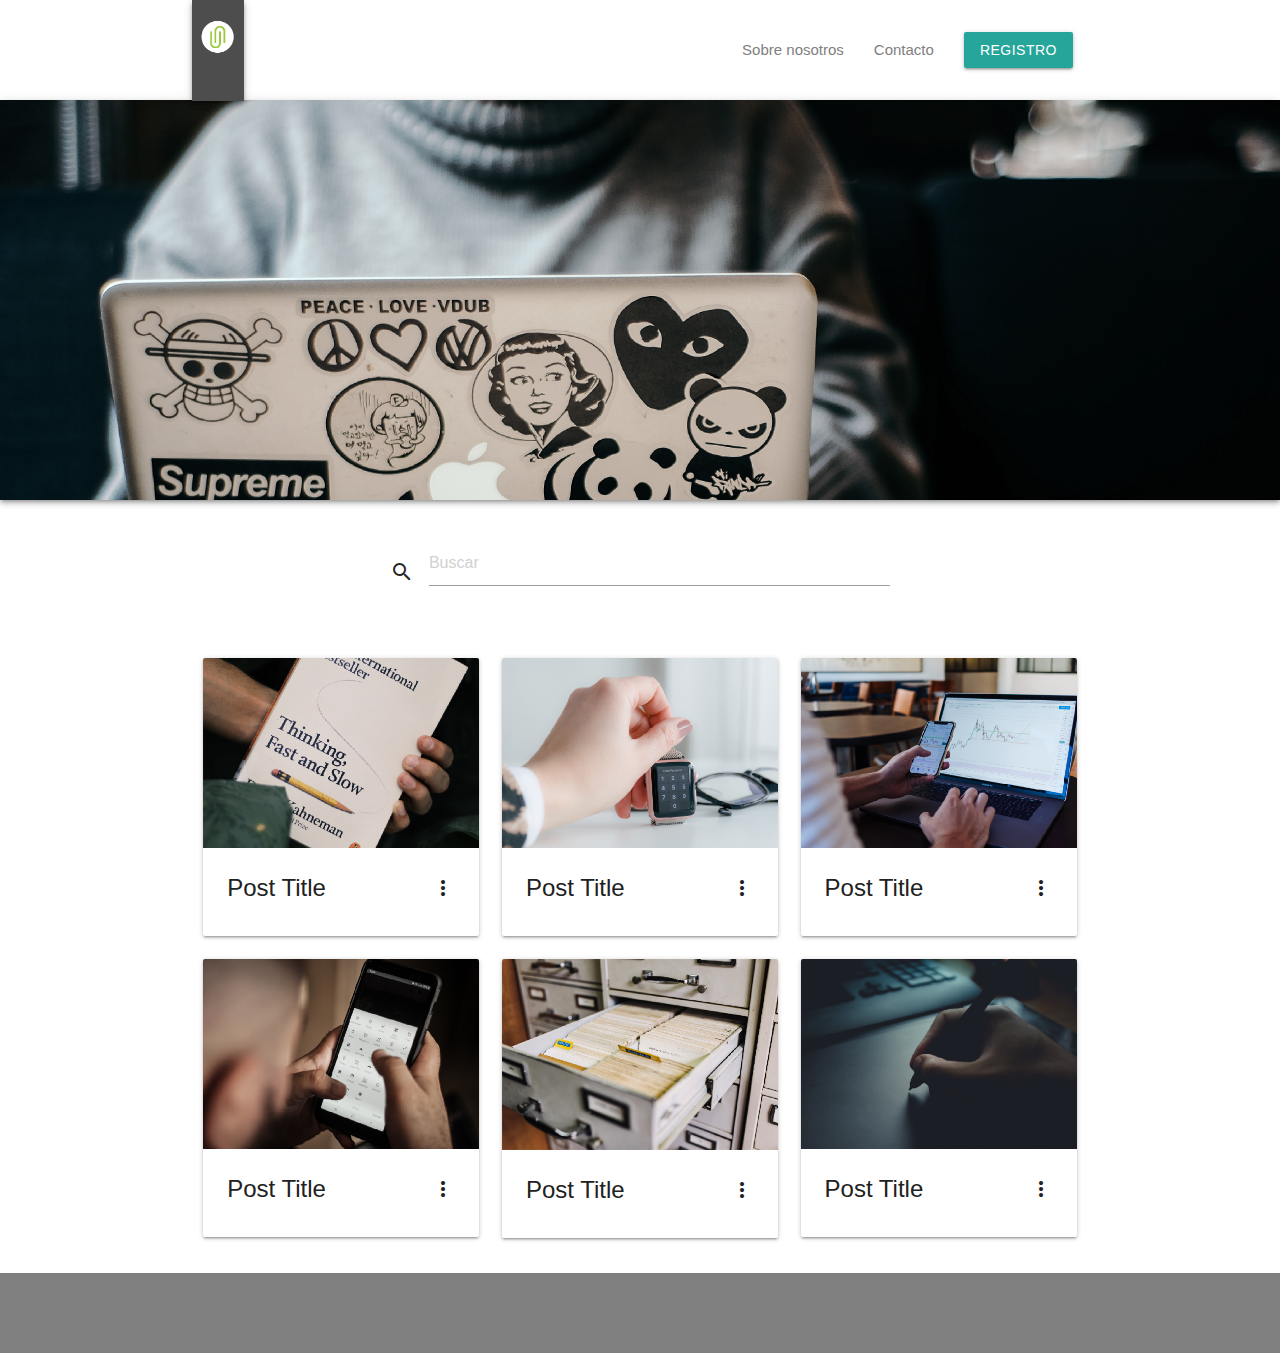
<file: index.html>
<!DOCTYPE html>
<html lang="es">
<head>
  <meta charset="UTF-8">
  <meta name="viewport" content="width=device-width, initial-scale=1.0">
  <title>Mi Blog</title>
  <!--Import Google Icon Font-->
  <link href="https://fonts.googleapis.com/icon?family=Material+Icons" rel="stylesheet">
  <!-- Compiled and minified CSS -->
  <link rel="stylesheet" href="https://cdnjs.cloudflare.com/ajax/libs/materialize/1.0.0/css/materialize.min.css">
  <link rel="stylesheet" href="css/main.css">
</head>
<body>
  <header>
    <nav class="container">
      <a href="index.html" class="brand-logo valign-wrapper">
        <img src="assets/img/Logo.jpg" alt="Logo del blog" class="responsive-img left z-depth-2">
      </a>
      <ul class="right valign-wrapper">
        <li><a href="#">Sobre nosotros</a></li>
        <li><a href="#">Contacto</a></li>
        <li><a class="btn" href="registro.html">Registro</a></li>
      </ul>
    </nav>
    <section class="header-main-pic z-depth-2"></section>
  </header>
  <main class="container">
    <section>
      <div class="section">
        <div class="row">
          <div class="col m7 input-field input-container">
            <i class="material-icons">search</i>
            <input id="search" type="text" placeholder="Buscar">
          </div>
        </div>
      </div>
    </section>
    <section>
      <div class="row">
        <article class="col s12 m6 l4">
          <div class="card">
            <div class="card-image waves-effect waves-block waves-light">
              <img class="activator" src="assets/img/card1.jpg" alt="Card 1">
            </div>
            <div class="card-content">
              <span class="card-title grey-text activator text-darken-4">Post Title <i class="material-icons right">more_vert</i></span>
            </div>
            <div class="card-reveal">
              <span class="card-title grey-text text-darken-4">Post title <i class="material-icons right">close</i></span>
              <p>Here is some more information about this product that is only revealed once clicked on.</p>
              <a class="waves-effect waves-teal btn-flat teal lighten-5 right" href="post.html">Ir</a>
            </div>
          </div>
        </article>
        <article class="col s12 m6 l4">
          <div class="card">
            <div class="card-image waves-effect waves-block waves-light">
              <img class="activator" src="assets/img/card2.jpg" alt="Card 1">
            </div>
            <div class="card-content">
              <span class="card-title grey-text activator text-darken-4">Post Title <i class="material-icons right">more_vert</i></span>
            </div>
            <div class="card-reveal">
              <span class="card-title grey-text text-darken-4">Post title <i class="material-icons right">close</i></span>
              <p>Here is some more information about this product that is only revealed once clicked on.</p>
              <a class="waves-effect waves-teal btn-flat teal lighten-5 right" href="post.html">Ir</a>
            </div>
          </div>
        </article>
        <article class="col s12 m6 l4">
          <div class="card">
            <div class="card-image waves-effect waves-block waves-light">
              <img class="activator" src="assets/img/card3.jpg" alt="Card 1">
            </div>
            <div class="card-content">
              <span class="card-title grey-text activator text-darken-4">Post Title <i class="material-icons right">more_vert</i></span>
            </div>
            <div class="card-reveal">
              <span class="card-title grey-text text-darken-4">Post title <i class="material-icons right">close</i></span>
              <p>Here is some more information about this product that is only revealed once clicked on.</p>
              <a class="waves-effect waves-teal btn-flat teal lighten-5 right" href="post.html">Ir</a>
            </div>
          </div>
        </article>
        <article class="col s12 m6 l4">
          <div class="card">
            <div class="card-image waves-effect waves-block waves-light">
              <img class="activator" src="assets/img/card4.jpg" alt="Card 1">
            </div>
            <div class="card-content">
              <span class="card-title grey-text activator text-darken-4">Post Title <i class="material-icons right">more_vert</i></span>
            </div>
            <div class="card-reveal">
              <span class="card-title grey-text text-darken-4">Post title <i class="material-icons right">close</i></span>
              <p>Here is some more information about this product that is only revealed once clicked on.</p>
              <a class="waves-effect waves-teal btn-flat teal lighten-5 right" href="post.html">Ir</a>
            </div>
          </div>
        </article>
        <article class="col s12 m6 l4">
          <div class="card">
            <div class="card-image waves-effect waves-block waves-light">
              <img class="activator" src="assets/img/card5.jpg" alt="Card 1">
            </div>
            <div class="card-content">
              <span class="card-title grey-text activator text-darken-4">Post Title <i class="material-icons right">more_vert</i></span>
            </div>
            <div class="card-reveal">
              <span class="card-title grey-text text-darken-4">Post title <i class="material-icons right">close</i></span>
              <p>Here is some more information about this product that is only revealed once clicked on.</p>
              <a class="waves-effect waves-teal btn-flat teal lighten-5 right" href="post.html">Ir</a>
            </div>
          </div>
        </article>
        <article class="col s12 m6 l4">
          <div class="card">
            <div class="card-image waves-effect waves-block waves-light">
              <img class="activator" src="assets/img/card6.jpg" alt="Card 1">
            </div>
            <div class="card-content">
              <span class="card-title grey-text activator text-darken-4">Post Title <i class="material-icons right">more_vert</i></span>
            </div>
            <div class="card-reveal">
              <span class="card-title grey-text text-darken-4">Post title <i class="material-icons right">close</i></span>
              <p>Here is some more information about this product that is only revealed once clicked on.</p>
              <a class="waves-effect waves-teal btn-flat teal lighten-5 right" href="post.html">Ir</a>
            </div>
          </div>
        </article>
      </div>
    </section>
  </main>
  <footer class="page-footer">

  </footer>
  <!-- Compiled and minified JavaScript -->
  <script src="https://cdnjs.cloudflare.com/ajax/libs/materialize/1.0.0/js/materialize.min.js"></script>
</body>
</html>
</file>
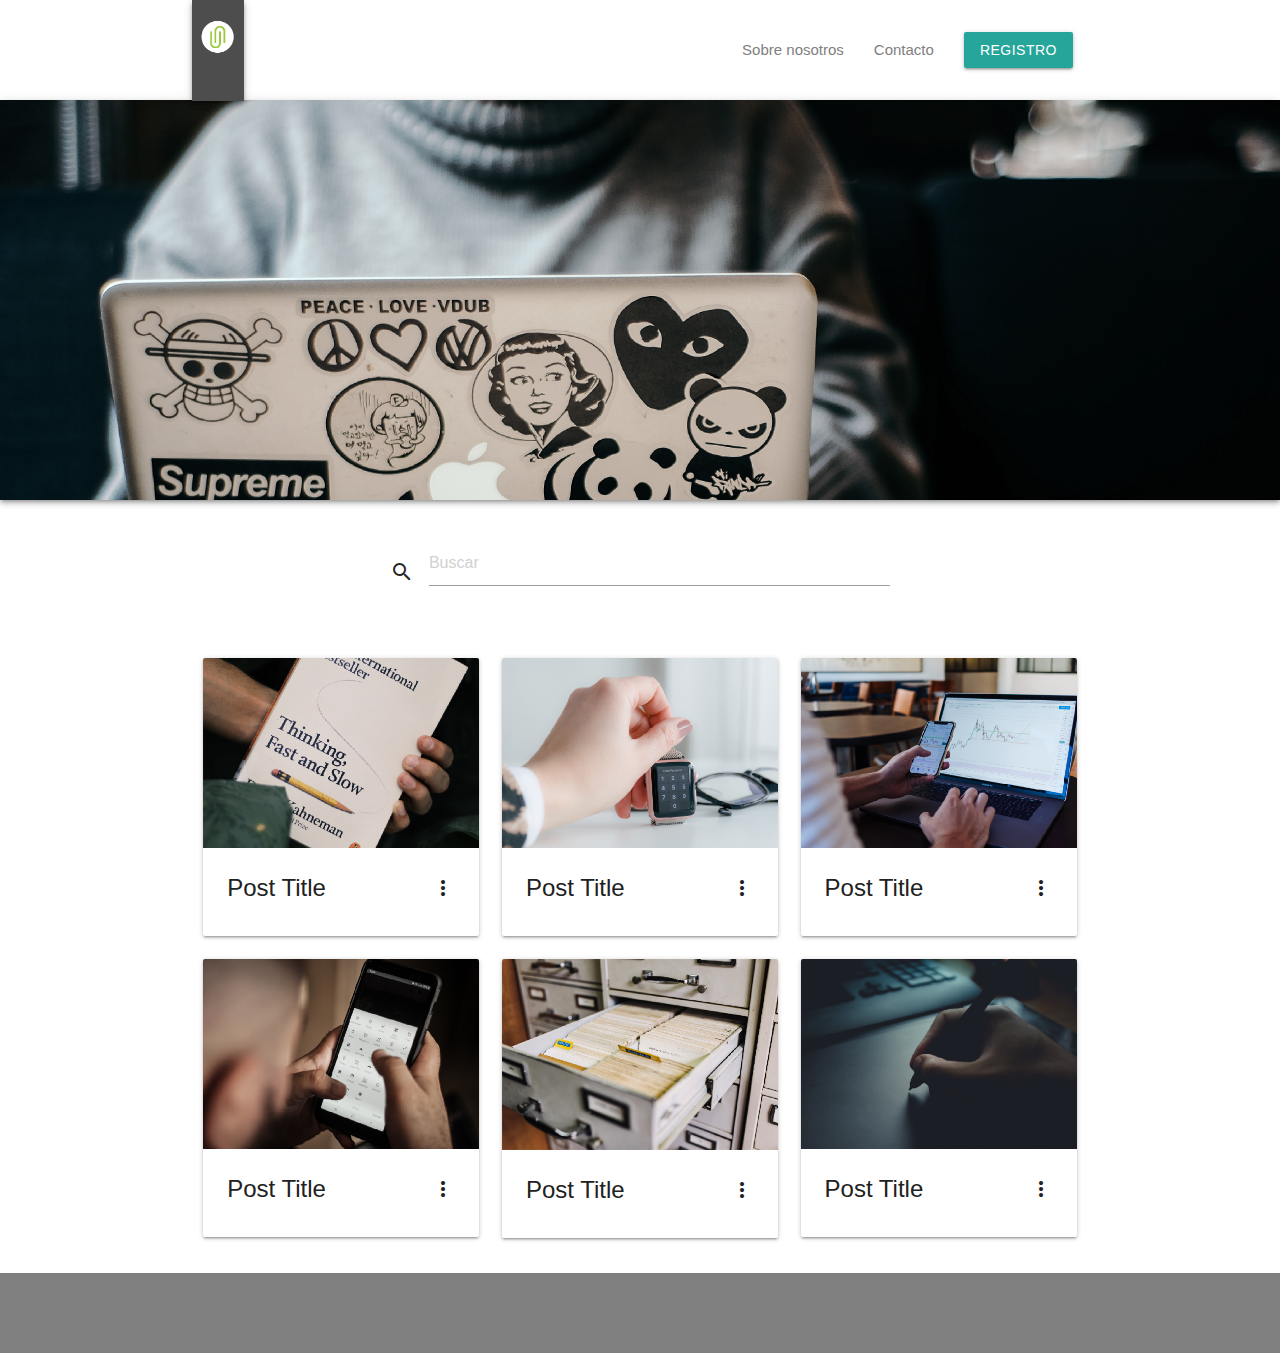
<file: public/index.html>
<!DOCTYPE html>
<html lang="es">
<head>
  <meta charset="UTF-8">
  <meta name="viewport" content="width=device-width, initial-scale=1.0">
  <title>Mi Blog</title>
  <!--Import Google Icon Font-->
  <link href="https://fonts.googleapis.com/icon?family=Material+Icons" rel="stylesheet">
  <!-- Compiled and minified CSS -->
  <link rel="stylesheet" href="https://cdnjs.cloudflare.com/ajax/libs/materialize/1.0.0/css/materialize.min.css">
  <link rel="stylesheet" href="css/main.css">
</head>
<body>
  <header>
    <nav class="container">
      <a href="#" class="brand-logo valign-wrapper">
        <img src="assets/img/Logo.jpg" alt="Logo del blog" class="responsive-img left z-depth-2">
      </a>
      <ul class="right valign-wrapper">
        <li><a href="about.html">Sobre nosotros</a></li>
        <li><a href="contact.html">Contacto</a></li>
        <li><a class="btn" href="registro.html">Registro</a></li>
      </ul>
    </nav>
    <section class="header-main-pic z-depth-2"></section>
  </header>
  <main class="container">
    <section>
      <div class="section">
        <div class="row">
          <div class="col m7 input-field input-container">
            <i class="material-icons">search</i>
            <input id="search" type="text" placeholder="Buscar">
          </div>
        </div>
      </div>
    </section>
    <section>
      <div class="row">
        <article class="col s12 m6 l4">
          <div class="card">
            <div class="card-image waves-effect waves-block waves-light">
              <img class="activator" src="assets/img/card1.jpg" alt="Card 1">
            </div>
            <div class="card-content">
              <span class="card-title grey-text activator text-darken-4">Post Title <i class="material-icons right">more_vert</i></span>
            </div>
            <div class="card-reveal">
              <span class="card-title grey-text text-darken-4">Post title <i class="material-icons right">close</i></span>
              <p>Here is some more information about this product that is only revealed once clicked on.</p>
              <a class="waves-effect waves-teal btn-flat teal lighten-5 right" href="post.html">Ir</a>
            </div>
          </div>
        </article>
        <article class="col s12 m6 l4">
          <div class="card">
            <div class="card-image waves-effect waves-block waves-light">
              <img class="activator" src="assets/img/card2.jpg" alt="Card 1">
            </div>
            <div class="card-content">
              <span class="card-title grey-text activator text-darken-4">Post Title <i class="material-icons right">more_vert</i></span>
            </div>
            <div class="card-reveal">
              <span class="card-title grey-text text-darken-4">Post title <i class="material-icons right">close</i></span>
              <p>Here is some more information about this product that is only revealed once clicked on.</p>
              <a class="waves-effect waves-teal btn-flat teal lighten-5 right" href="post.html">Ir</a>
            </div>
          </div>
        </article>
        <article class="col s12 m6 l4">
          <div class="card">
            <div class="card-image waves-effect waves-block waves-light">
              <img class="activator" src="assets/img/card3.jpg" alt="Card 1">
            </div>
            <div class="card-content">
              <span class="card-title grey-text activator text-darken-4">Post Title <i class="material-icons right">more_vert</i></span>
            </div>
            <div class="card-reveal">
              <span class="card-title grey-text text-darken-4">Post title <i class="material-icons right">close</i></span>
              <p>Here is some more information about this product that is only revealed once clicked on.</p>
              <a class="waves-effect waves-teal btn-flat teal lighten-5 right" href="post.html">Ir</a>
            </div>
          </div>
        </article>
        <article class="col s12 m6 l4">
          <div class="card">
            <div class="card-image waves-effect waves-block waves-light">
              <img class="activator" src="assets/img/card4.jpg" alt="Card 1">
            </div>
            <div class="card-content">
              <span class="card-title grey-text activator text-darken-4">Post Title <i class="material-icons right">more_vert</i></span>
            </div>
            <div class="card-reveal">
              <span class="card-title grey-text text-darken-4">Post title <i class="material-icons right">close</i></span>
              <p>Here is some more information about this product that is only revealed once clicked on.</p>
              <a class="waves-effect waves-teal btn-flat teal lighten-5 right" href="post.html">Ir</a>
            </div>
          </div>
        </article>
        <article class="col s12 m6 l4">
          <div class="card">
            <div class="card-image waves-effect waves-block waves-light">
              <img class="activator" src="assets/img/card5.jpg" alt="Card 1">
            </div>
            <div class="card-content">
              <span class="card-title grey-text activator text-darken-4">Post Title <i class="material-icons right">more_vert</i></span>
            </div>
            <div class="card-reveal">
              <span class="card-title grey-text text-darken-4">Post title <i class="material-icons right">close</i></span>
              <p>Here is some more information about this product that is only revealed once clicked on.</p>
              <a class="waves-effect waves-teal btn-flat teal lighten-5 right" href="post.html">Ir</a>
            </div>
          </div>
        </article>
        <article class="col s12 m6 l4">
          <div class="card">
            <div class="card-image waves-effect waves-block waves-light">
              <img class="activator" src="assets/img/card6.jpg" alt="Card 1">
            </div>
            <div class="card-content">
              <span class="card-title grey-text activator text-darken-4">Post Title <i class="material-icons right">more_vert</i></span>
            </div>
            <div class="card-reveal">
              <span class="card-title grey-text text-darken-4">Post title <i class="material-icons right">close</i></span>
              <p>Here is some more information about this product that is only revealed once clicked on.</p>
              <a class="waves-effect waves-teal btn-flat teal lighten-5 right" href="post.html">Ir</a>
            </div>
          </div>
        </article>
      </div>
    </section>
  </main>
  <footer class="page-footer">

  </footer>
  <!-- Compiled and minified JavaScript -->
  <script src="https://cdnjs.cloudflare.com/ajax/libs/materialize/1.0.0/js/materialize.min.js"></script>
</body>
</html>
</file>
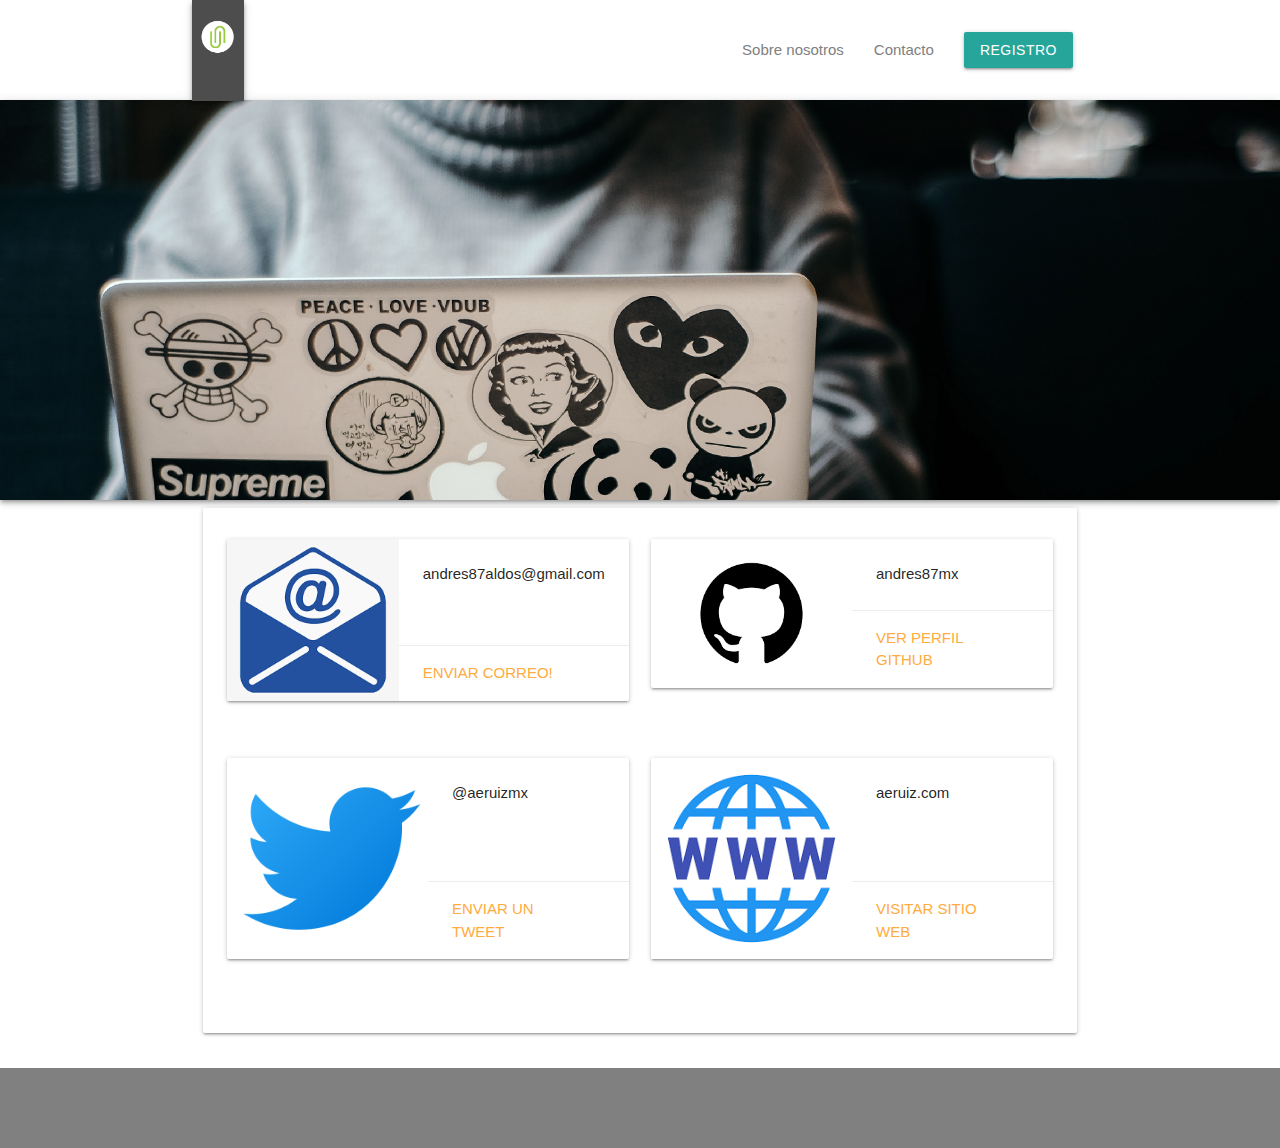
<file: contact.html>
<!DOCTYPE html>
<html lang="es">

<head>
  <meta charset="UTF-8">
  <meta name="viewport" content="width=device-width, initial-scale=1.0">
  <title>Mi Blog</title>
  <!--Import Google Icon Font-->
  <link href="https://fonts.googleapis.com/icon?family=Material+Icons" rel="stylesheet">
  <!-- Compiled and minified CSS -->
  <link rel="stylesheet" href="https://cdnjs.cloudflare.com/ajax/libs/materialize/1.0.0/css/materialize.min.css">
  <link rel="stylesheet" href="css/main.css">
</head>

<body>
  <header>
    <nav class="container">
      <a href="index.html" class="brand-logo valign-wrapper">
        <img src="assets/img/Logo.jpg" alt="Logo del blog" class="responsive-img left z-depth-2">
      </a>
      <ul class="right valign-wrapper">
        <li><a href="about.html">Sobre nosotros</a></li>
        <li><a href="contact.html">Contacto</a></li>
        <li><a class="btn" href="registro.html">Registro</a></li>
      </ul>
    </nav>
    <section class="header-main-pic z-depth-2"></section>
  </header>
  <main class="container">
    <div class="row">
      <div class="col s12">
        <div class="card-panel">
          <div class="row">
            <div class="col s12 m6 l6">
              <div class="card horizontal">
                <div class="card-image social-image valign-wrapper">
                  <img src="assets/img/mail.png">
                </div>
                <div class="card-stacked">
                  <div class="card-content">
                    <p>andres87aldos@gmail.com</p>
                  </div>
                  <div class="card-action">
                    <a href="mailto:andres87aldos@gmail.com">Enviar correo!</a>
                  </div>
                </div>
              </div>
            </div>
            <div class="col s12 m6 l6">
              <div class="card horizontal">
                <div class="card-image social-image valign-wrapper">
                  <img src="assets/img/github.png">
                </div>
                <div class="card-stacked">
                  <div class="card-content">
                    <p>andres87mx</p>
                  </div>
                  <div class="card-action">
                    <a href="https://github.com/andres87mx">Ver perfil github</a>
                  </div>
                </div>
              </div>
            </div>
          </div>
          <div class="row section">
            <div class="col s12 m6 l6">
              <div class="card horizontal">
                <div class="card-image social-image valign-wrapper">
                  <img src="assets/img/twitter.png">
                </div>
                <div class="card-stacked">
                  <div class="card-content">
                    <p>@aeruizmx</p>
                  </div>
                  <div class="card-action">
                    <a href="https://twitter.com/aeruizmx">Enviar un tweet</a>
                  </div>
                </div>
              </div>
            </div>
            <div class="col s12 m6 l6">
              <div class="card horizontal">
                <div class="card-image social-image valign-wrapper">
                  <img src="assets/img/www.png">
                </div>
                <div class="card-stacked">
                  <div class="card-content">
                    <p>aeruiz.com</p>
                  </div>
                  <div class="card-action">
                    <a href="http://aeruiz.com">Visitar sitio web</a>
                  </div>
                </div>
              </div>
            </div>
          </div>
        </div>
      </div>
    </div>
  </main>
  <footer class="page-footer">
  </footer>
  <!-- Compiled and minified JavaScript -->
  <script src="https://cdnjs.cloudflare.com/ajax/libs/materialize/1.0.0/js/materialize.min.js"></script>
</body>

</html>
</file>
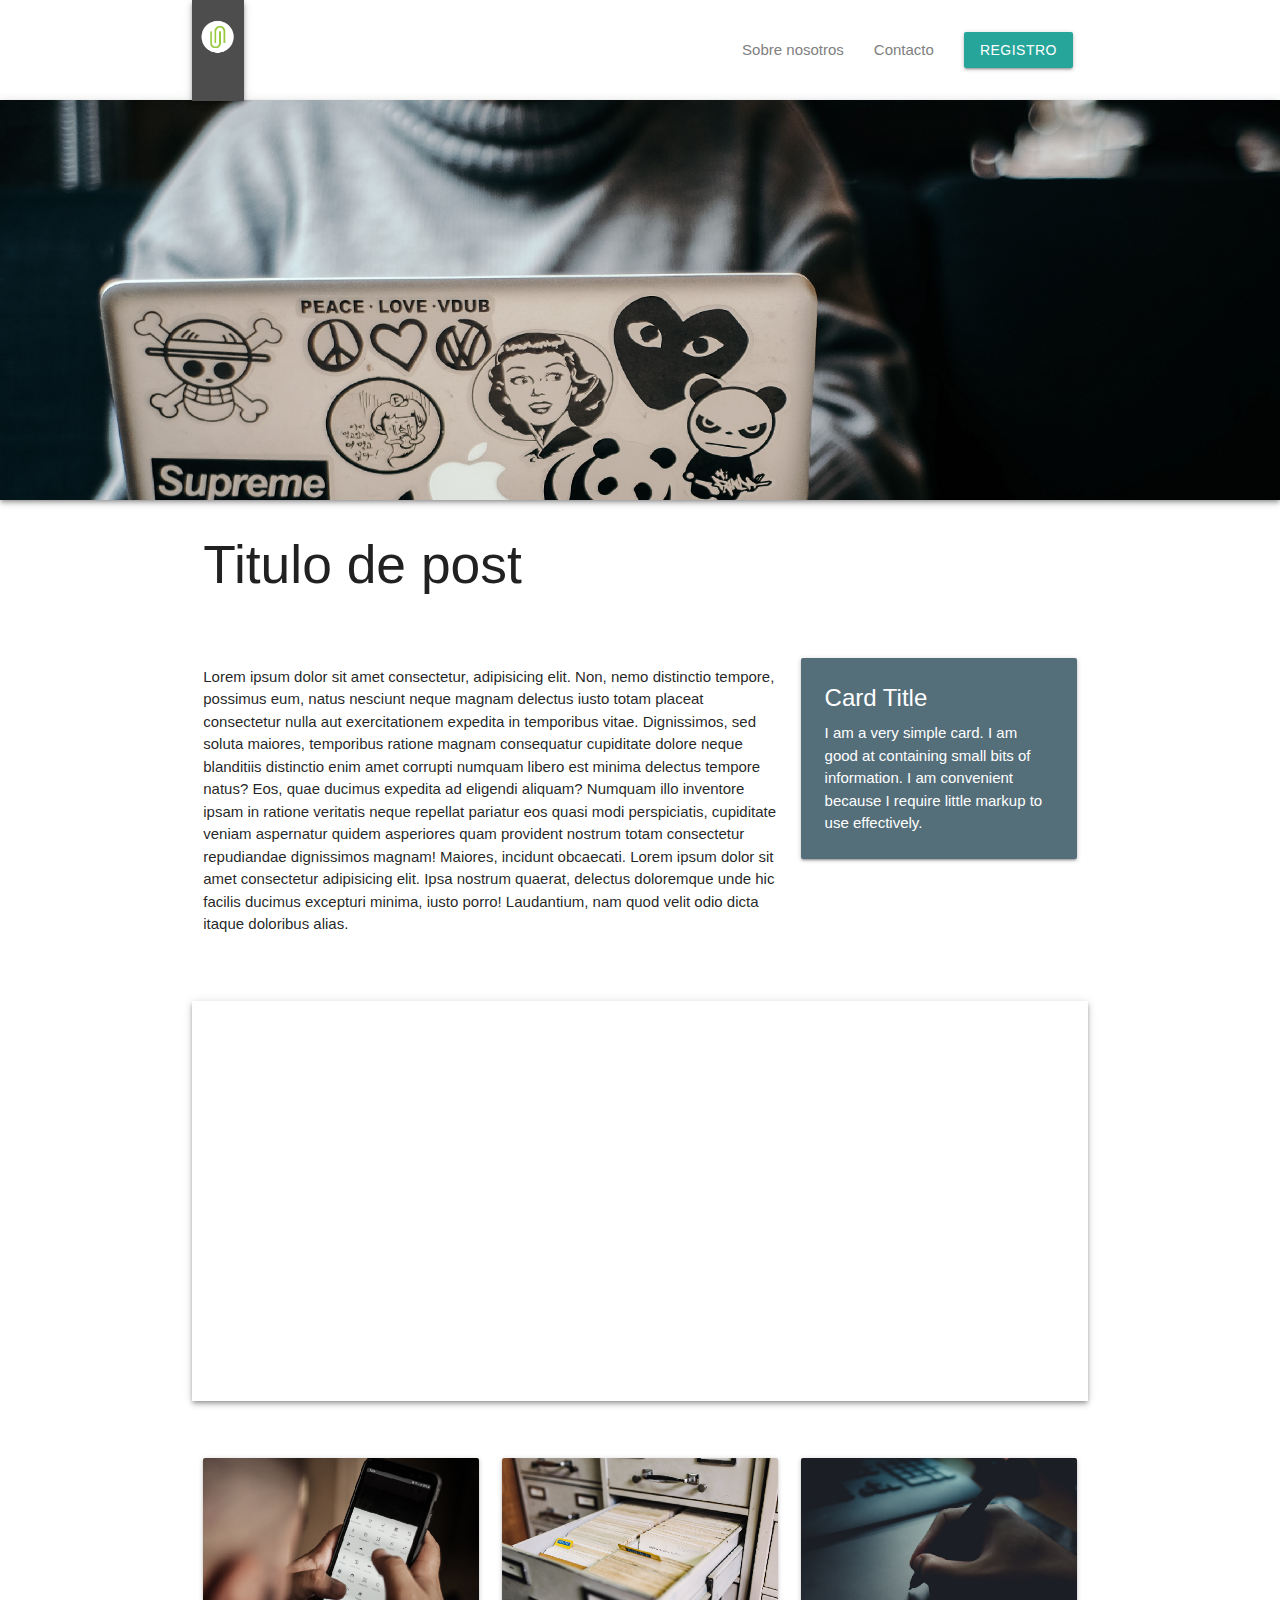
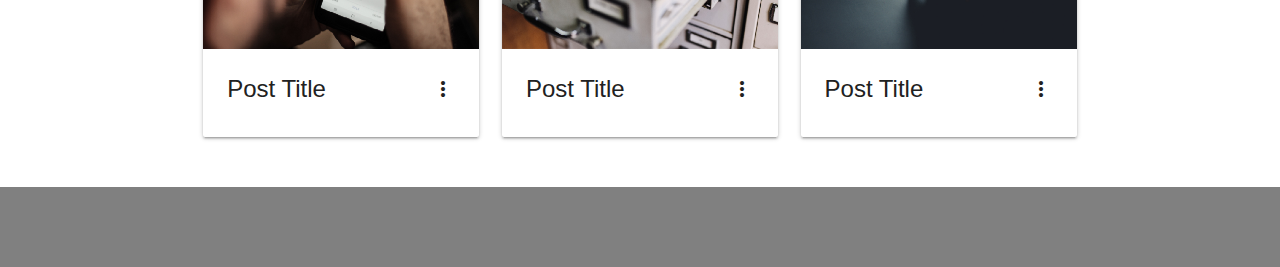
<file: post.html>
<!DOCTYPE html>
<html lang="es">
<head>
  <meta charset="UTF-8">
  <meta name="viewport" content="width=device-width, initial-scale=1.0">
  <title>Mi Blog</title>
  <!--Import Google Icon Font-->
  <link href="https://fonts.googleapis.com/icon?family=Material+Icons" rel="stylesheet">
  <!-- Compiled and minified CSS -->
  <link rel="stylesheet" href="https://cdnjs.cloudflare.com/ajax/libs/materialize/1.0.0/css/materialize.min.css">
  <link rel="stylesheet" href="css/main.css">
</head>
<body>
  <header>
    <nav class="container">
      <a href="index.html" class="brand-logo valign-wrapper">
        <img src="assets/img/Logo.jpg" alt="Logo del blog" class="responsive-img left z-depth-2">
      </a>
      <ul class="right valign-wrapper">
        <li><a href="#">Sobre nosotros</a></li>
        <li><a href="#">Contacto</a></li>
        <li><a class="btn" href="registro.html">Registro</a></li>
      </ul>
    </nav>
    <section class="header-main-pic z-depth-2"></section>
  </header>
  <main class="container">
    <section class="hide">
      <div class="section">
        <div class="row">
          <div class="col m7 input-field input-container">
            <i class="material-icons">search</i>
            <input id="search" type="text" placeholder="Buscar">
          </div>
        </div>
      </div>
    </section>
    <section>
      <div class="row">
        <div class="col s12">
          <h2>Titulo de post</h2>
        </div>
      </div>
    </section>
    <section class="section">
      <div class="row">
        <div class="col m8">
          <p>Lorem ipsum dolor sit amet consectetur, adipisicing elit. Non, nemo distinctio tempore, possimus eum, natus nesciunt neque magnam delectus iusto totam placeat consectetur nulla aut exercitationem expedita in temporibus vitae.
          Dignissimos, sed soluta maiores, temporibus ratione magnam consequatur cupiditate dolore neque blanditiis distinctio enim amet corrupti numquam libero est minima delectus tempore natus? Eos, quae ducimus expedita ad eligendi aliquam?
          Numquam illo inventore ipsam in ratione veritatis neque repellat pariatur eos quasi modi perspiciatis, cupiditate veniam aspernatur quidem asperiores quam provident nostrum totam consectetur repudiandae dignissimos magnam! Maiores, incidunt obcaecati. Lorem ipsum dolor sit amet consectetur adipisicing elit. Ipsa nostrum quaerat, delectus doloremque unde hic facilis ducimus excepturi minima, iusto porro! Laudantium, nam quod velit odio dicta itaque doloribus alias.</p>
        </div>
        <div class="col m4">
          <div class="card blue-grey darken-1">
            <div class="card-content white-text">
              <span class="card-title">Card Title</span>
              <p>I am a very simple card. I am good at containing small bits of information.
              I am convenient because I require little markup to use effectively.</p>
            </div>
          </div>
        </div>
      </div>
    </section>
    <section class="section">
      <div class="row">
        <div class="post-pic z-depth-2"></div>
      </div>
    </section>
    <section class="section">
      <div class="row">
        <article class="col s12 m6 l4">
          <div class="card">
            <div class="card-image waves-effect waves-block waves-light">
              <img class="activator" src="assets/img/card4.jpg" alt="Card 1">
            </div>
            <div class="card-content">
              <span class="card-title grey-text activator text-darken-4">Post Title <i class="material-icons right">more_vert</i></span>
            </div>
            <div class="card-reveal">
              <span class="card-title grey-text text-darken-4">Post title <i class="material-icons right">close</i></span>
              <p>Here is some more information about this product that is only revealed once clicked on.</p>
              <a class="waves-effect waves-teal btn-flat teal lighten-5 right" href="post.html">Ir</a>
            </div>
          </div>
        </article>
        <article class="col s12 m6 l4">
          <div class="card">
            <div class="card-image waves-effect waves-block waves-light">
              <img class="activator" src="assets/img/card5.jpg" alt="Card 1">
            </div>
            <div class="card-content">
              <span class="card-title grey-text activator text-darken-4">Post Title <i class="material-icons right">more_vert</i></span>
            </div>
            <div class="card-reveal">
              <span class="card-title grey-text text-darken-4">Post title <i class="material-icons right">close</i></span>
              <p>Here is some more information about this product that is only revealed once clicked on.</p>
              <a class="waves-effect waves-teal btn-flat teal lighten-5 right" href="post.html">Ir</a>
            </div>
          </div>
        </article>
        <article class="col s12 m6 l4">
          <div class="card">
            <div class="card-image waves-effect waves-block waves-light">
              <img class="activator" src="assets/img/card6.jpg" alt="Card 1">
            </div>
            <div class="card-content">
              <span class="card-title grey-text activator text-darken-4">Post Title <i class="material-icons right">more_vert</i></span>
            </div>
            <div class="card-reveal">
              <span class="card-title grey-text text-darken-4">Post title <i class="material-icons right">close</i></span>
              <p>Here is some more information about this product that is only revealed once clicked on.</p>
              <a class="waves-effect waves-teal btn-flat teal lighten-5 right" href="post.html">Ir</a>
            </div>
          </div>
        </article>
      </div>
    </section>
  </main>
  <footer class="page-footer">

  </footer>
  <!-- Compiled and minified JavaScript -->
  <script src="https://cdnjs.cloudflare.com/ajax/libs/materialize/1.0.0/js/materialize.min.js"></script>
</body>
</html>
</file>
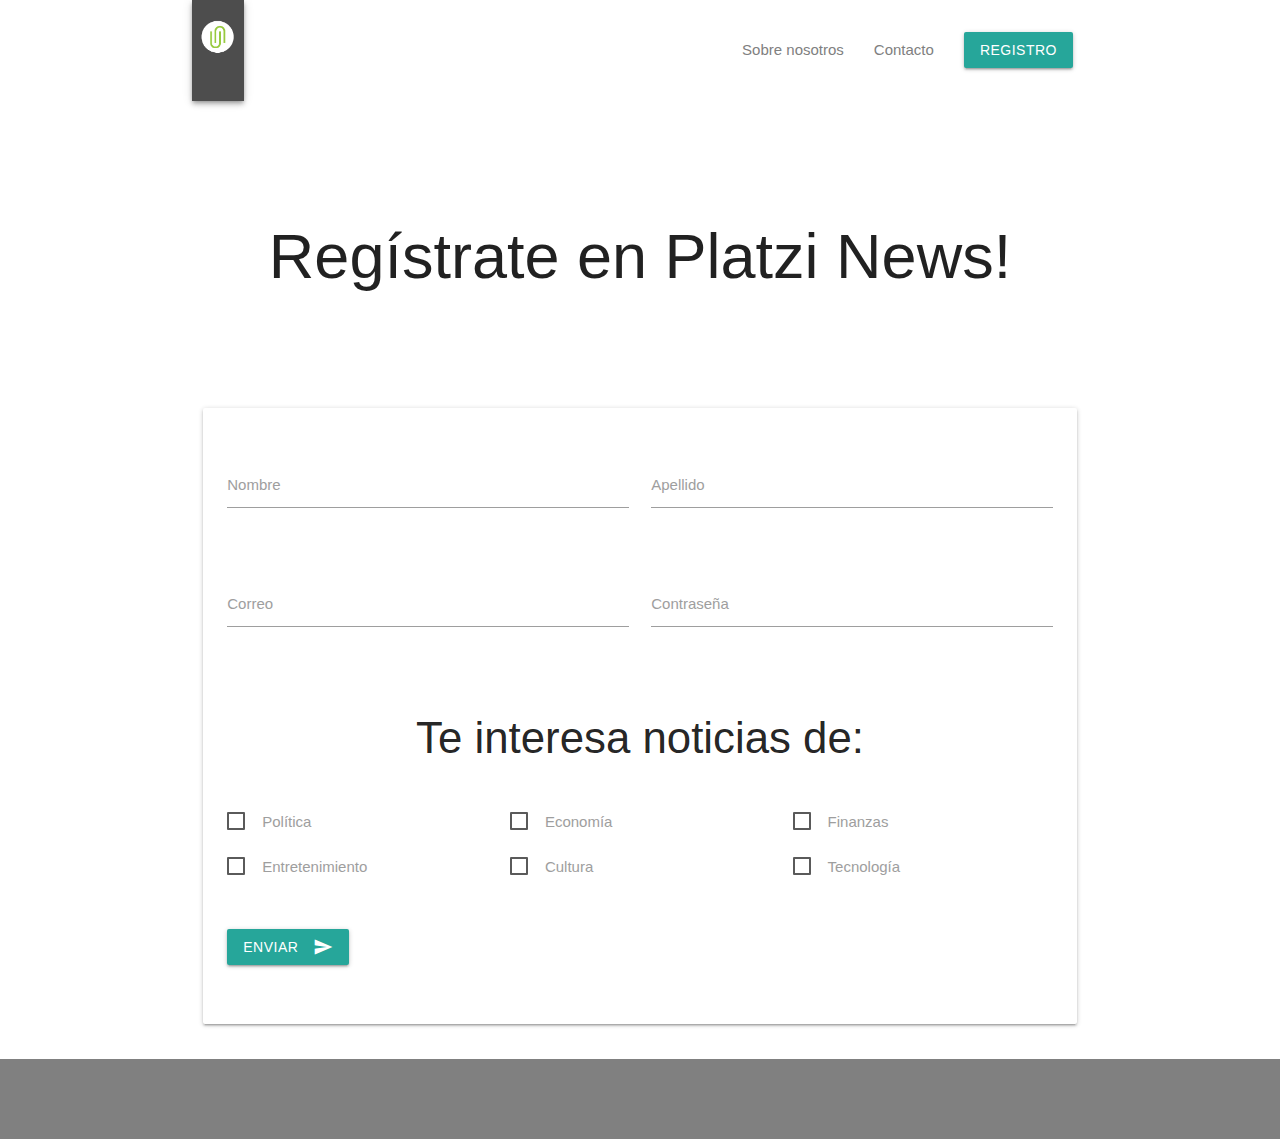
<file: registro.html>
<!DOCTYPE html>
<html lang="es">
<head>
  <meta charset="UTF-8">
  <meta name="viewport" content="width=device-width, initial-scale=1.0">
  <title>Mi Blog</title>
  <!--Import Google Icon Font-->
  <link href="https://fonts.googleapis.com/icon?family=Material+Icons" rel="stylesheet">
  <!-- Compiled and minified CSS -->
  <link rel="stylesheet" href="https://cdnjs.cloudflare.com/ajax/libs/materialize/1.0.0/css/materialize.min.css">
  <link rel="stylesheet" href="css/main.css">
</head>
<body>
  <header class="registro-header">
    <nav class="container">
      <a href="index.html" class="brand-logo valign-wrapper">
        <img src="assets/img/Logo.jpg" alt="Logo del blog" class="responsive-img left z-depth-2">
      </a>
      <ul class="right valign-wrapper">
        <li><a href="#">Sobre nosotros</a></li>
        <li><a href="#">Contacto</a></li>
        <li><a class="btn" href="#">Registro</a></li>
      </ul>
    </nav>
    <section class="header-main-pic z-depth-2 hide"></section>
    <section class="container">
      <div class="row registro-title">
        <div class="col s12">
          <h1 class="center-align">Regístrate en Platzi News!</h1>
        </div>
      </div>
    </section>
  </header>
  <main class="container">
    <div class="row">
      <div class="col s12">
        <div class="card-panel">
          <form action="#">
            <div class="row section">
              <div class="input-field col s12 m6">
                <input id="first-name" type="text" class="validate">
                <label for="first-name">Nombre</label>
              </div>
              <div class="input-field col s12 m6">
                <input id="last-name" type="text" class="validate">
                <label for="last-name">Apellido</label>
              </div>
            </div>
            <div class="row">
              <div class="input-field col s12 m6">
                <input id="email" type="email" class="validate">
                <label for="email">Correo</label>
              </div>
              <div class="input-field col s12 m6">
                <input id="password" type="password" class="validate">
                <label for="password">Contraseña</label>
              </div>
            </div>
            <div class="section">
              <h3 class="center-align">Te interesa noticias de:</h3>
            </div>
            <div class="section">
              <div class="row">
                <label class="col s12 m4">
                  <input type="checkbox" >
                  <span>Política</span>
                </label>
                <label class="col s12 m4">
                  <input type="checkbox" >
                  <span>Economía</span>
                </label>
                <label class="col s12 m4">
                  <input type="checkbox" >
                  <span>Finanzas</span>
                </label>
              </div>
              <div class="row">
                <label class="col s12 m4">
                  <input type="checkbox" >
                  <span>Entretenimiento</span>
                </label>
                <label class="col s12 m4">
                  <input type="checkbox" >
                  <span>Cultura</span>
                </label>
                <label class="col s12 m4">
                  <input type="checkbox" >
                  <span>Tecnología</span>
                </label>
              </div>
            </div>
            <div class="section">
              <div class="row">
                <div class="col s12">
                  <button class="btn waves-effect waves-light center-align">
                    <i class="material-icons right">send</i>Enviar
                  </button>
                </div>
              </div>
            </div>
          </form>
        </div>
      </div>
    </div>
  </main>
  <footer class="page-footer">
  </footer>
  <!-- Compiled and minified JavaScript -->
  <script src="https://cdnjs.cloudflare.com/ajax/libs/materialize/1.0.0/js/materialize.min.js"></script>
</body>
</html>
</file>
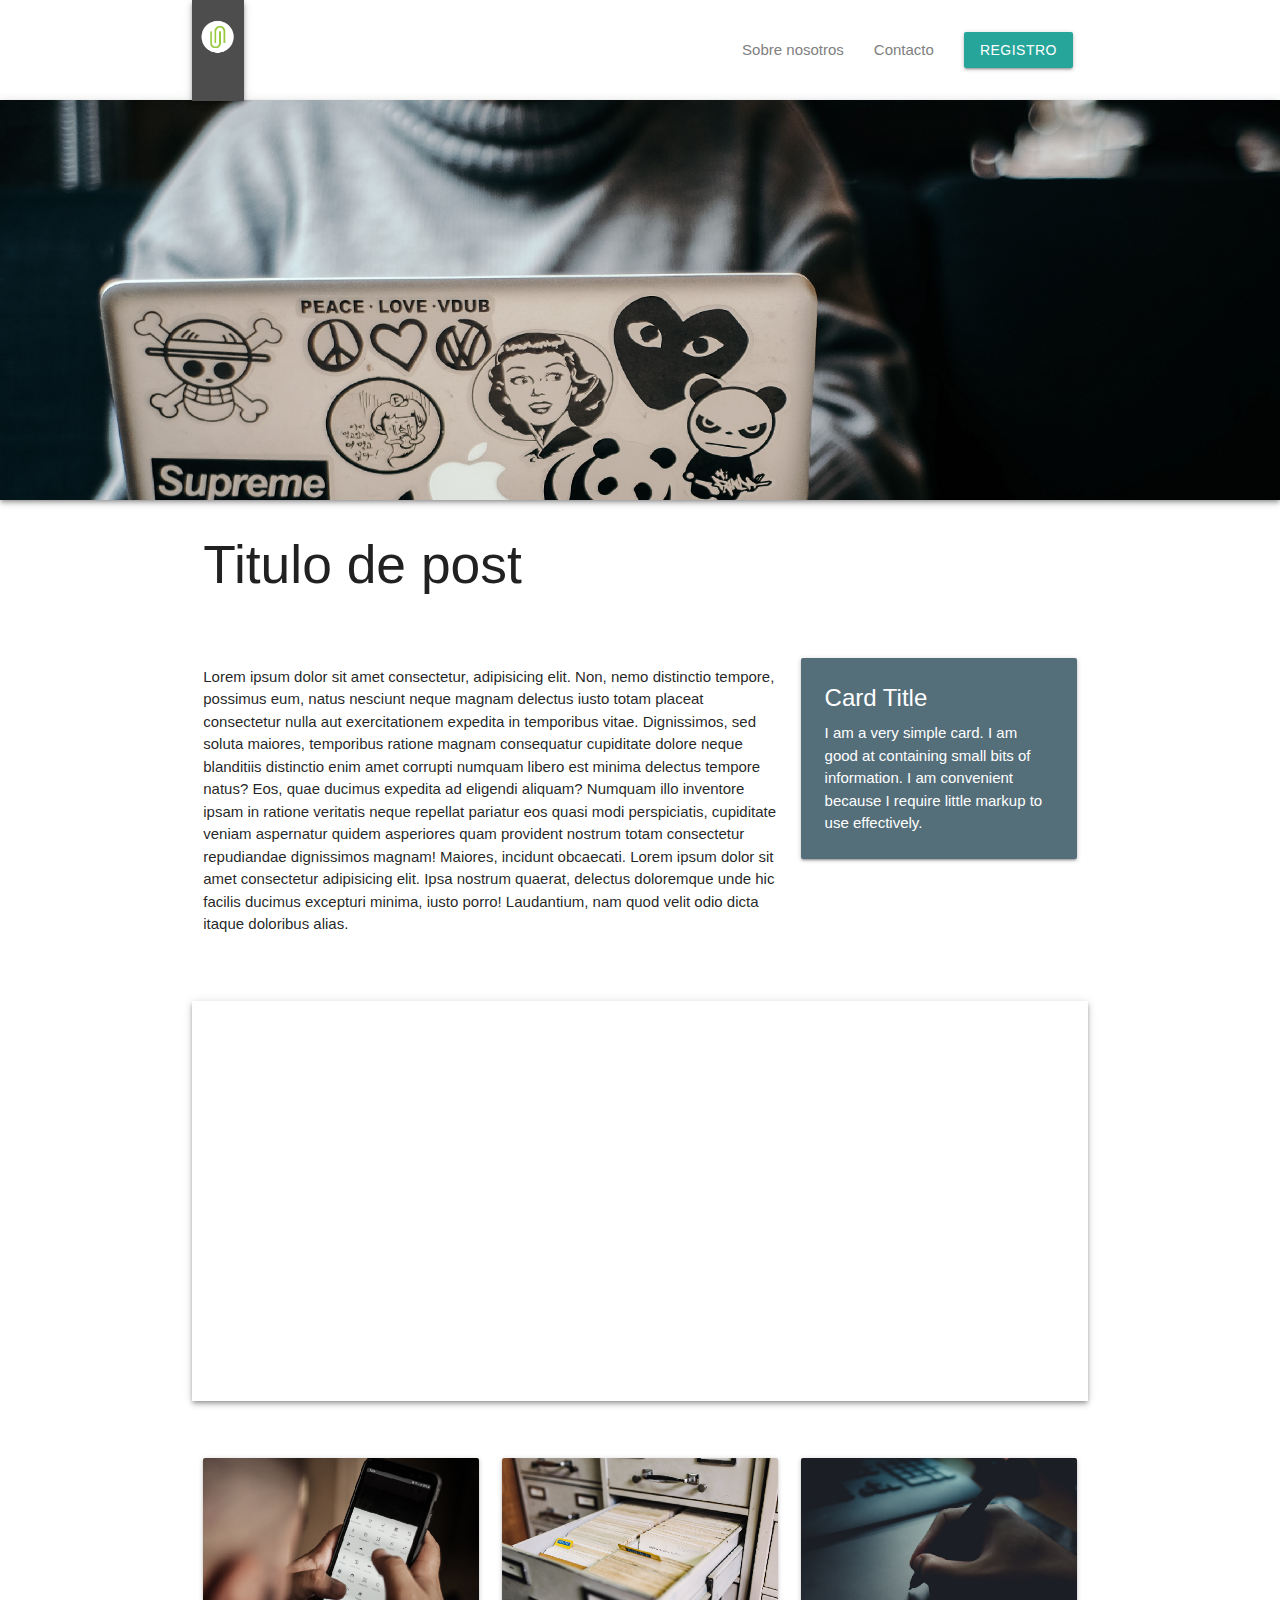
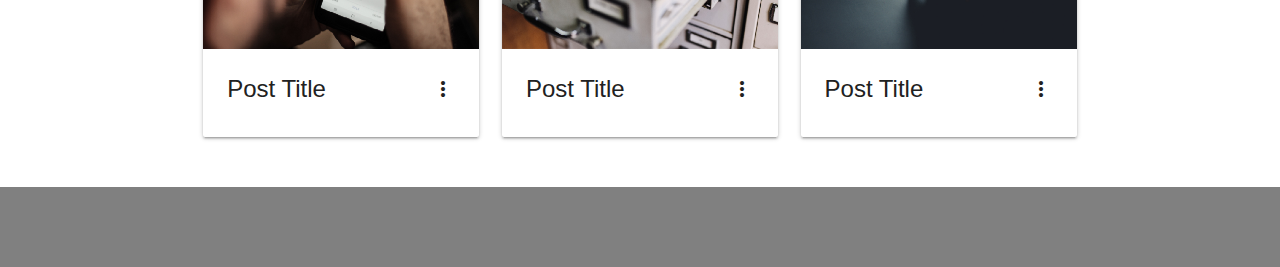
<file: public/post.html>
<!DOCTYPE html>
<html lang="es">
<head>
  <meta charset="UTF-8">
  <meta name="viewport" content="width=device-width, initial-scale=1.0">
  <title>Mi Blog</title>
  <!--Import Google Icon Font-->
  <link href="https://fonts.googleapis.com/icon?family=Material+Icons" rel="stylesheet">
  <!-- Compiled and minified CSS -->
  <link rel="stylesheet" href="https://cdnjs.cloudflare.com/ajax/libs/materialize/1.0.0/css/materialize.min.css">
  <link rel="stylesheet" href="css/main.css">
</head>
<body>
  <header>
    <nav class="container">
      <a href="index.html" class="brand-logo valign-wrapper">
        <img src="assets/img/Logo.jpg" alt="Logo del blog" class="responsive-img left z-depth-2">
      </a>
      <ul class="right valign-wrapper">
        <li><a href="about.html">Sobre nosotros</a></li>
        <li><a href="contact.html">Contacto</a></li>
        <li><a class="btn" href="registro.html">Registro</a></li>
      </ul>
    </nav>
    <section class="header-main-pic z-depth-2"></section>
  </header>
  <main class="container">
    <section class="hide">
      <div class="section">
        <div class="row">
          <div class="col m7 input-field input-container">
            <i class="material-icons">search</i>
            <input id="search" type="text" placeholder="Buscar">
          </div>
        </div>
      </div>
    </section>
    <section>
      <div class="row">
        <div class="col s12">
          <h2>Titulo de post</h2>
        </div>
      </div>
    </section>
    <section class="section">
      <div class="row">
        <div class="col m8">
          <p>Lorem ipsum dolor sit amet consectetur, adipisicing elit. Non, nemo distinctio tempore, possimus eum, natus nesciunt neque magnam delectus iusto totam placeat consectetur nulla aut exercitationem expedita in temporibus vitae.
          Dignissimos, sed soluta maiores, temporibus ratione magnam consequatur cupiditate dolore neque blanditiis distinctio enim amet corrupti numquam libero est minima delectus tempore natus? Eos, quae ducimus expedita ad eligendi aliquam?
          Numquam illo inventore ipsam in ratione veritatis neque repellat pariatur eos quasi modi perspiciatis, cupiditate veniam aspernatur quidem asperiores quam provident nostrum totam consectetur repudiandae dignissimos magnam! Maiores, incidunt obcaecati. Lorem ipsum dolor sit amet consectetur adipisicing elit. Ipsa nostrum quaerat, delectus doloremque unde hic facilis ducimus excepturi minima, iusto porro! Laudantium, nam quod velit odio dicta itaque doloribus alias.</p>
        </div>
        <div class="col m4">
          <div class="card blue-grey darken-1">
            <div class="card-content white-text">
              <span class="card-title">Card Title</span>
              <p>I am a very simple card. I am good at containing small bits of information.
              I am convenient because I require little markup to use effectively.</p>
            </div>
          </div>
        </div>
      </div>
    </section>
    <section class="section">
      <div class="row">
        <div class="post-pic z-depth-2"></div>
      </div>
    </section>
    <section class="section">
      <div class="row">
        <article class="col s12 m6 l4">
          <div class="card">
            <div class="card-image waves-effect waves-block waves-light">
              <img class="activator" src="assets/img/card4.jpg" alt="Card 1">
            </div>
            <div class="card-content">
              <span class="card-title grey-text activator text-darken-4">Post Title <i class="material-icons right">more_vert</i></span>
            </div>
            <div class="card-reveal">
              <span class="card-title grey-text text-darken-4">Post title <i class="material-icons right">close</i></span>
              <p>Here is some more information about this product that is only revealed once clicked on.</p>
              <a class="waves-effect waves-teal btn-flat teal lighten-5 right" href="post.html">Ir</a>
            </div>
          </div>
        </article>
        <article class="col s12 m6 l4">
          <div class="card">
            <div class="card-image waves-effect waves-block waves-light">
              <img class="activator" src="assets/img/card5.jpg" alt="Card 1">
            </div>
            <div class="card-content">
              <span class="card-title grey-text activator text-darken-4">Post Title <i class="material-icons right">more_vert</i></span>
            </div>
            <div class="card-reveal">
              <span class="card-title grey-text text-darken-4">Post title <i class="material-icons right">close</i></span>
              <p>Here is some more information about this product that is only revealed once clicked on.</p>
              <a class="waves-effect waves-teal btn-flat teal lighten-5 right" href="post.html">Ir</a>
            </div>
          </div>
        </article>
        <article class="col s12 m6 l4">
          <div class="card">
            <div class="card-image waves-effect waves-block waves-light">
              <img class="activator" src="assets/img/card6.jpg" alt="Card 1">
            </div>
            <div class="card-content">
              <span class="card-title grey-text activator text-darken-4">Post Title <i class="material-icons right">more_vert</i></span>
            </div>
            <div class="card-reveal">
              <span class="card-title grey-text text-darken-4">Post title <i class="material-icons right">close</i></span>
              <p>Here is some more information about this product that is only revealed once clicked on.</p>
              <a class="waves-effect waves-teal btn-flat teal lighten-5 right" href="post.html">Ir</a>
            </div>
          </div>
        </article>
      </div>
    </section>
  </main>
  <footer class="page-footer">

  </footer>
  <!-- Compiled and minified JavaScript -->
  <script src="https://cdnjs.cloudflare.com/ajax/libs/materialize/1.0.0/js/materialize.min.js"></script>
</body>
</html>
</file>
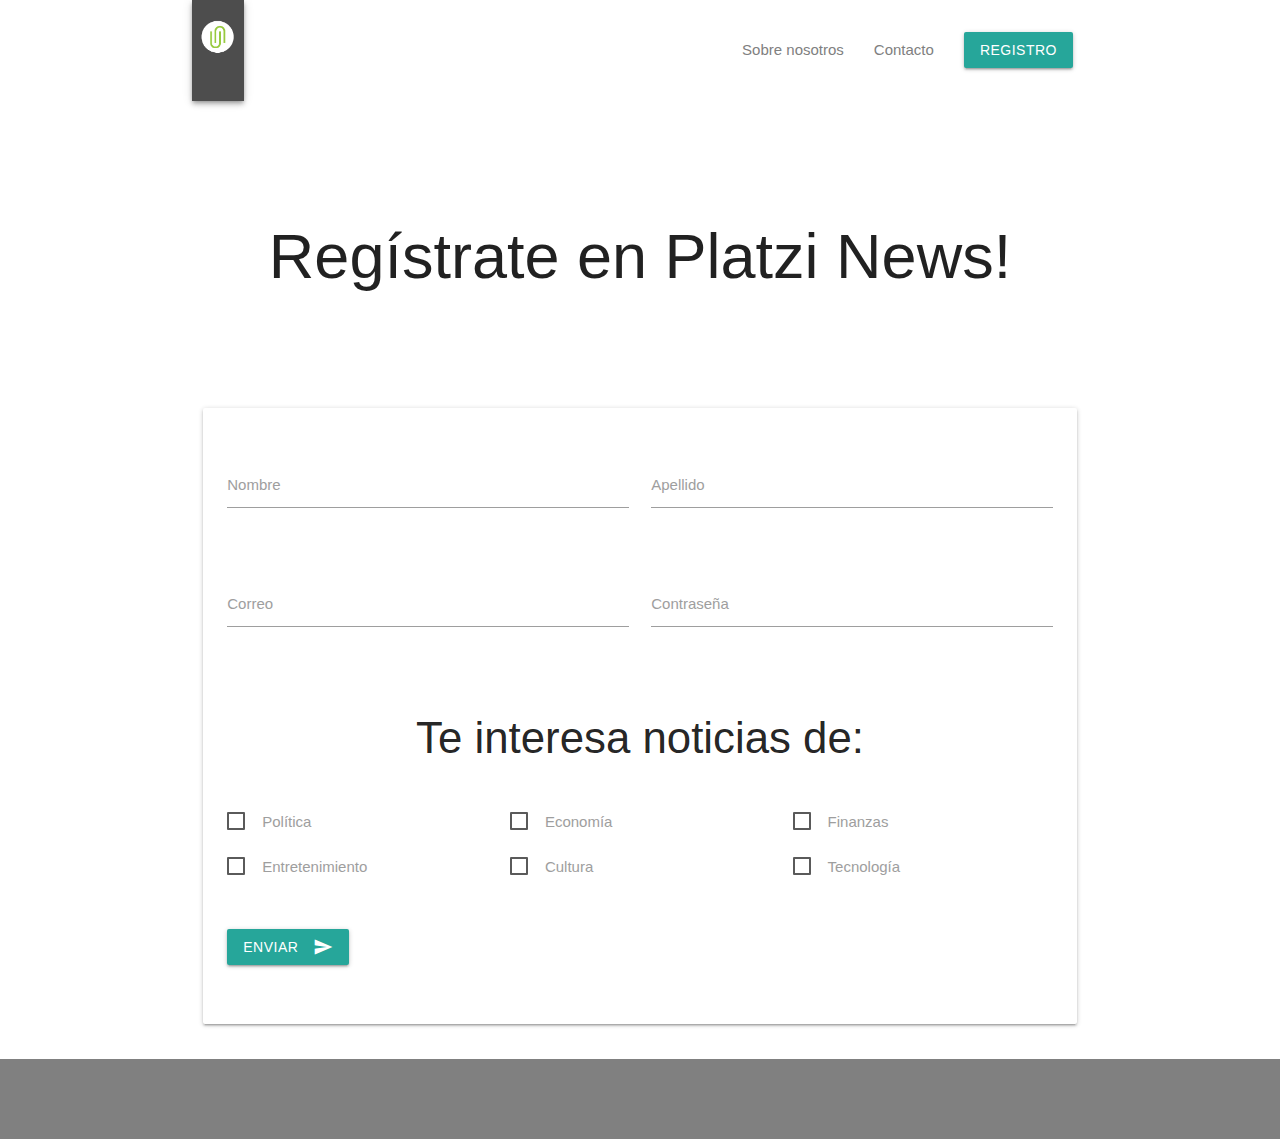
<file: public/registro.html>
<!DOCTYPE html>
<html lang="es">
<head>
  <meta charset="UTF-8">
  <meta name="viewport" content="width=device-width, initial-scale=1.0">
  <title>Mi Blog</title>
  <!--Import Google Icon Font-->
  <link href="https://fonts.googleapis.com/icon?family=Material+Icons" rel="stylesheet">
  <!-- Compiled and minified CSS -->
  <link rel="stylesheet" href="https://cdnjs.cloudflare.com/ajax/libs/materialize/1.0.0/css/materialize.min.css">
  <link rel="stylesheet" href="css/main.css">
</head>
<body>
  <header class="registro-header">
    <nav class="container">
      <a href="index.html" class="brand-logo valign-wrapper">
        <img src="assets/img/Logo.jpg" alt="Logo del blog" class="responsive-img left z-depth-2">
      </a>
      <ul class="right valign-wrapper">
        <li><a href="about.html">Sobre nosotros</a></li>
        <li><a href="contact.html">Contacto</a></li>
        <li><a class="btn" href="registro.html">Registro</a></li>
      </ul>
    </nav>
    <section class="header-main-pic z-depth-2 hide"></section>
    <section class="container">
      <div class="row registro-title">
        <div class="col s12">
          <h1 class="center-align">Regístrate en Platzi News!</h1>
        </div>
      </div>
    </section>
  </header>
  <main class="container">
    <div class="row">
      <div class="col s12">
        <div class="card-panel">
          <form action="#">
            <div class="row section">
              <div class="input-field col s12 m6">
                <input id="first-name" type="text" class="validate">
                <label for="first-name">Nombre</label>
              </div>
              <div class="input-field col s12 m6">
                <input id="last-name" type="text" class="validate">
                <label for="last-name">Apellido</label>
              </div>
            </div>
            <div class="row">
              <div class="input-field col s12 m6">
                <input id="email" type="email" class="validate">
                <label for="email">Correo</label>
              </div>
              <div class="input-field col s12 m6">
                <input id="password" type="password" class="validate">
                <label for="password">Contraseña</label>
              </div>
            </div>
            <div class="section">
              <h3 class="center-align">Te interesa noticias de:</h3>
            </div>
            <div class="section">
              <div class="row">
                <label class="col s12 m4">
                  <input type="checkbox" >
                  <span>Política</span>
                </label>
                <label class="col s12 m4">
                  <input type="checkbox" >
                  <span>Economía</span>
                </label>
                <label class="col s12 m4">
                  <input type="checkbox" >
                  <span>Finanzas</span>
                </label>
              </div>
              <div class="row">
                <label class="col s12 m4">
                  <input type="checkbox" >
                  <span>Entretenimiento</span>
                </label>
                <label class="col s12 m4">
                  <input type="checkbox" >
                  <span>Cultura</span>
                </label>
                <label class="col s12 m4">
                  <input type="checkbox" >
                  <span>Tecnología</span>
                </label>
              </div>
            </div>
            <div class="section">
              <div class="row">
                <div class="col s12">
                  <button class="btn waves-effect waves-light center-align">
                    <i class="material-icons right">send</i>Enviar
                  </button>
                </div>
              </div>
            </div>
          </form>
        </div>
      </div>
    </div>
  </main>
  <footer class="page-footer">
  </footer>
  <!-- Compiled and minified JavaScript -->
  <script src="https://cdnjs.cloudflare.com/ajax/libs/materialize/1.0.0/js/materialize.min.js"></script>
</body>
</html>
</file>
<file: css/main.css>
body{
  margin: 0px;
  padding: 0px;
  display: flex;
  min-height: 100vh;
  flex-direction: column;
}
header{
  height: 500px;
}
header nav{
  height: 100px;
  background: white;
  box-shadow: none;
}
nav .brand-logo{
  height: 100px;
  left: 15%;
}
nav .brand-logo img {
  width: 52px;
}
header nav ul{
  height: 100px;
}
header ul a {
  color: grey;
}
.header-main-pic{
  width: 100%;
  height: 400px;
  background-image: url('../assets/img/Banner.jpg');
  background-repeat: no-repeat;
  background-position: center;
  background-size: cover;
}
.input-field.input-container{
  height: 100px;
  float: none;
  display: flex;
  margin: 0 auto;
}
.input-field > #search{
  margin-top: 25px;
}
.input-container i{
  margin-top: 45px;
  margin-right: 15px;
}
footer.page-footer{
  height: 80px;
  background: grey;
  bottom: 0;
}

/* POST */

.post-pic{
  width: 100%;
  height: 400px;
  background-image: url('https://picsum.photos/1000/400');
  background-repeat: no-repeat;
  background-position: center;
  background-size: cover;
}

/* REGISTRO*/
.registro-title{
  margin-top: 80px;
}
.registro-header{
  height: 400px;
}
</file>
<file: public/css/main.css>
body{
  margin: 0px;
  padding: 0px;
  display: flex;
  min-height: 100vh;
  flex-direction: column;
}
header{
  height: 500px;
}
header nav{
  height: 100px;
  background: white;
  box-shadow: none;
}
nav .brand-logo{
  height: 100px;
  left: 15%;
}
nav .brand-logo img {
  width: 52px;
}
header nav ul{
  height: 100px;
}
header ul a {
  color: grey;
}
.header-main-pic{
  width: 100%;
  height: 400px;
  background-image: url('../assets/img/Banner.jpg');
  background-repeat: no-repeat;
  background-position: center;
  background-size: cover;
}
.input-field.input-container{
  height: 100px;
  float: none;
  display: flex;
  margin: 0 auto;
}
.input-field > #search{
  margin-top: 25px;
}
.input-container i{
  margin-top: 45px;
  margin-right: 15px;
}
footer.page-footer{
  height: 80px;
  background: grey;
  bottom: 0;
}

/* POST */

.post-pic{
  width: 100%;
  height: 400px;
  background-image: url('https://picsum.photos/1000/400');
  background-repeat: no-repeat;
  background-position: center;
  background-size: cover;
}

/* REGISTRO*/
.registro-title{
  margin-top: 80px;
}
.registro-header{
  height: 400px;
}
.social-card {

}
.social-image img{
  width: 100px;
  height: 100px;
}
</file>
